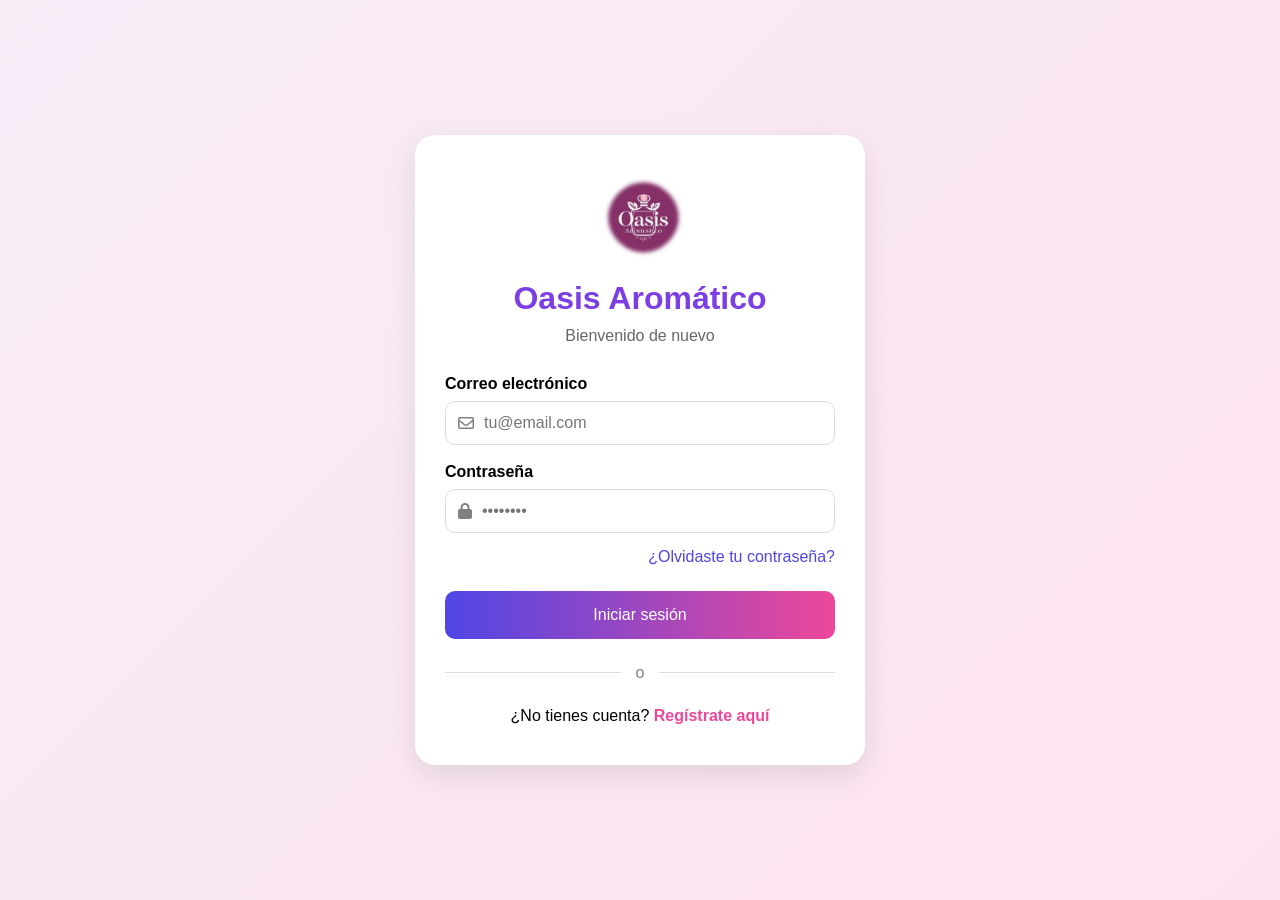
<file: index.html>
<!DOCTYPE html>
<html lang="es">

<head>

    <meta charset="UTF-8">

    <meta name="viewport" content="width=device-width, initial-scale=1.0">

    <title>Oasis Aromático</title>

    <link rel="stylesheet" href="css/estilos.css">

    <link rel="stylesheet"
        href="https://cdnjs.cloudflare.com/ajax/libs/font-awesome/6.5.1/css/all.min.css">

</head>

<body>

    <div class="contenedor">

        <!-- INICIO DE SESIÓN -->

        <div class="tarjeta" id="login">

            <img src="img/logo.png" alt="Logo" class="logo">

            <h1>Oasis Aromático</h1>

            <p class="subtitulo">
                Bienvenido de nuevo
            </p>

            <div class="error oculto" id="mensajeError">

                <i class="fa-solid fa-circle-xmark"></i>

                <div>

                    <h3>Credenciales incorrectas</h3>

                    <p>
                        El correo o la contraseña son incorrectos.
                    </p>

                </div>

            </div>

            <form>

                <label>Correo electrónico</label>

                <div class="input-box">

                    <i class="fa-regular fa-envelope"></i>

                    <input
                        type="email"
                        id="correo"
                        required
                        placeholder="tu@email.com">

                </div>

                <label>Contraseña</label>

                <div class="input-box">

                    <i class="fa-solid fa-lock"></i>

                    <input
                        type="password"
                        id="password"
                        required
                        placeholder="••••••••">

                </div>

                <a href="#" class="olvido">

                    ¿Olvidaste tu contraseña?

                </a>

                <button
                    type="button"
                    onclick="iniciarSesion()">

                    Iniciar sesión

                </button>

            </form>

            <div class="linea">

                <span>o</span>

            </div>

            <p class="registro">

                ¿No tienes cuenta?

                <a href="#"
                    onclick="mostrarRegistro()">

                    Regístrate aquí

                </a>

            </p>

        </div>

        <!-- REGISTRO -->

        <div class="tarjeta oculto" id="registro">

            <div class="cabecera">

                <h2>Registro de Usuario</h2>

                <p>
                    Complete el formulario
                </p>

            </div>

            <div class="error oculto" id="mensajeRegistro">

                <i class="fa-solid fa-circle-exclamation"></i>

                <div>

                    <h3>Debe registrarse primero</h3>

                    <p>
                        Complete todos los campos para crear su cuenta.
                    </p>

                </div>

            </div>

            <form>

                <label>Nombres</label>

                <input
                    type="text"
                    id="nombre"
                    placeholder="Ingrese sus nombres"
                    required>

                <label>Apellidos</label>

                <input
                    type="text"
                    id="apellido"
                    placeholder="Ingrese sus apellidos"
                    required>

                <label>Correo electrónico</label>

                <input
                    type="email"
                    id="correoRegistro"
                    placeholder="Ingrese su correo"
                    required>

                <label>Contraseña</label>

                <div class="input-box">

                    <i class="fa-solid fa-lock"></i>

                    <input
                        type="password"
                        id="registroPassword"
                        required
                        placeholder="Cree una contraseña">

                </div>

                <label>Confirmar contraseña</label>

                <div class="input-box">

                    <i class="fa-solid fa-lock"></i>

                    <input
                        type="password"
                        id="confirmarPassword"
                        required
                        placeholder="Confirme su contraseña">

                </div>

                <button
                    type="button"
                    onclick="registrarUsuario()">

                    Registrarse

                </button>

            </form>

            <p class="registro">

                ¿Ya tienes cuenta?

                <a href="#"
                    onclick="mostrarLogin()">

                    Iniciar sesión

                </a>

            </p>

        </div>

    </div>

    <script type="module" src="js/login.js"></script>

</body>

</html>
</file>
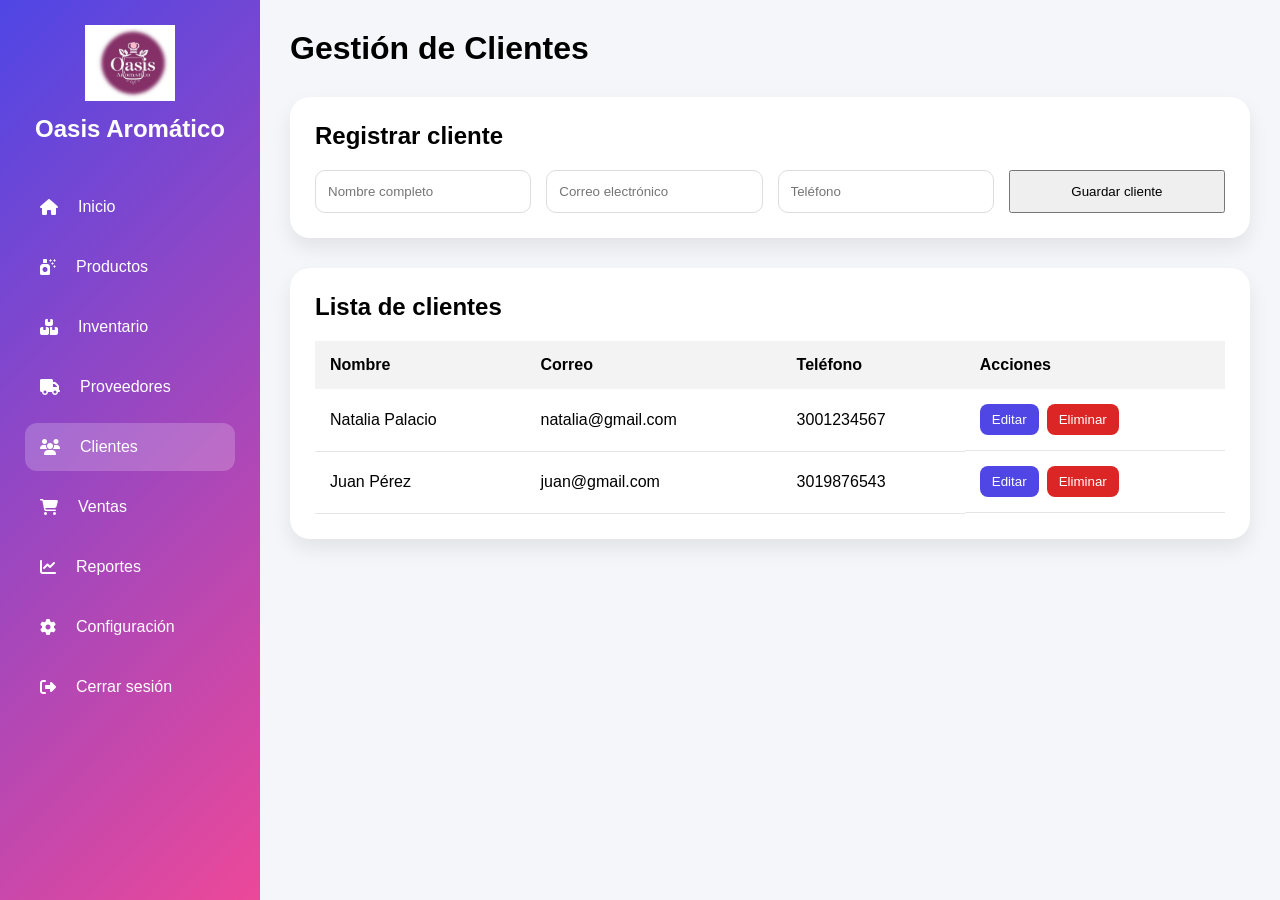
<file: pages/clientes.html>
<!DOCTYPE html>
<html lang="es">

<head>

    <meta charset="UTF-8">

    <meta name="viewport" content="width=device-width, initial-scale=1.0">

    <title>Clientes - Oasis Aromático</title>

    <link rel="stylesheet" href="../css/dashboard.css">

    <link rel="stylesheet"
        href="https://cdnjs.cloudflare.com/ajax/libs/font-awesome/6.5.1/css/all.min.css">

</head>

<body>

    <aside class="sidebar">

        <div class="brand">

            <img src="../img/logo.png">

            <h2>Oasis Aromático</h2>

        </div>

        <nav>

            <a href="dashboard.html">
                <i class="fa-solid fa-house"></i>
                Inicio
            </a>

            <a href="productos.html">
                <i class="fa-solid fa-spray-can-sparkles"></i>
                Productos
            </a>

            <a href="inventario.html">
                <i class="fa-solid fa-boxes-stacked"></i>
                Inventario
            </a>

            <a href="proveedores.html">

    <i class="fa-solid fa-truck"></i>

    Proveedores

</a>

            <a class="active" href="clientes.html">
                <i class="fa-solid fa-users"></i>
                Clientes
            </a>

            <a href="ventas.html">
                <i class="fa-solid fa-cart-shopping"></i>
                Ventas
            </a>

            <a href="reportes.html">
                <i class="fa-solid fa-chart-line"></i>
                Reportes
            </a>

            <a href="configuracion.html">
                <i class="fa-solid fa-gear"></i>
                Configuración
            </a>

            <a href="../index.html">

    <i class="fa-solid fa-right-from-bracket"></i>

    Cerrar sesión

</a>

        </nav>

    </aside>

    <main class="contenido">

        <header>

            <button class="menu-btn">

                <i class="fa-solid fa-bars"></i>

            </button>

            <h1>Gestión de Clientes</h1>

        </header>

        <section class="tabla">

            <h2>Registrar cliente</h2>

            <form id="formClientes" class="formulario">

                <input type="text" placeholder="Nombre completo">

                <input type="email" placeholder="Correo electrónico">

                <input type="tel" placeholder="Teléfono">

                <button type="submit">

                    Guardar cliente

                </button>

            </form>

        </section>

        <section class="tabla">

            <h2>Lista de clientes</h2>

            <table>

                <thead>

                    <tr>

                        <th>Nombre</th>
                        <th>Correo</th>
                        <th>Teléfono</th>

                    </tr>

                </thead>

                <tbody id="tablaClientes">

                    <tr>

                        <td>Natalia Palacio</td>
                        <td>natalia@gmail.com</td>
                        <td>3001234567</td>

                    </tr>

                    <tr>

                        <td>Juan Pérez</td>
                        <td>juan@gmail.com</td>
                        <td>3019876543</td>

                    </tr>

                </tbody>

            </table>

        </section>

    </main>

    <script src="../js/dashboard.js"></script>

</body>

</html>
</file>
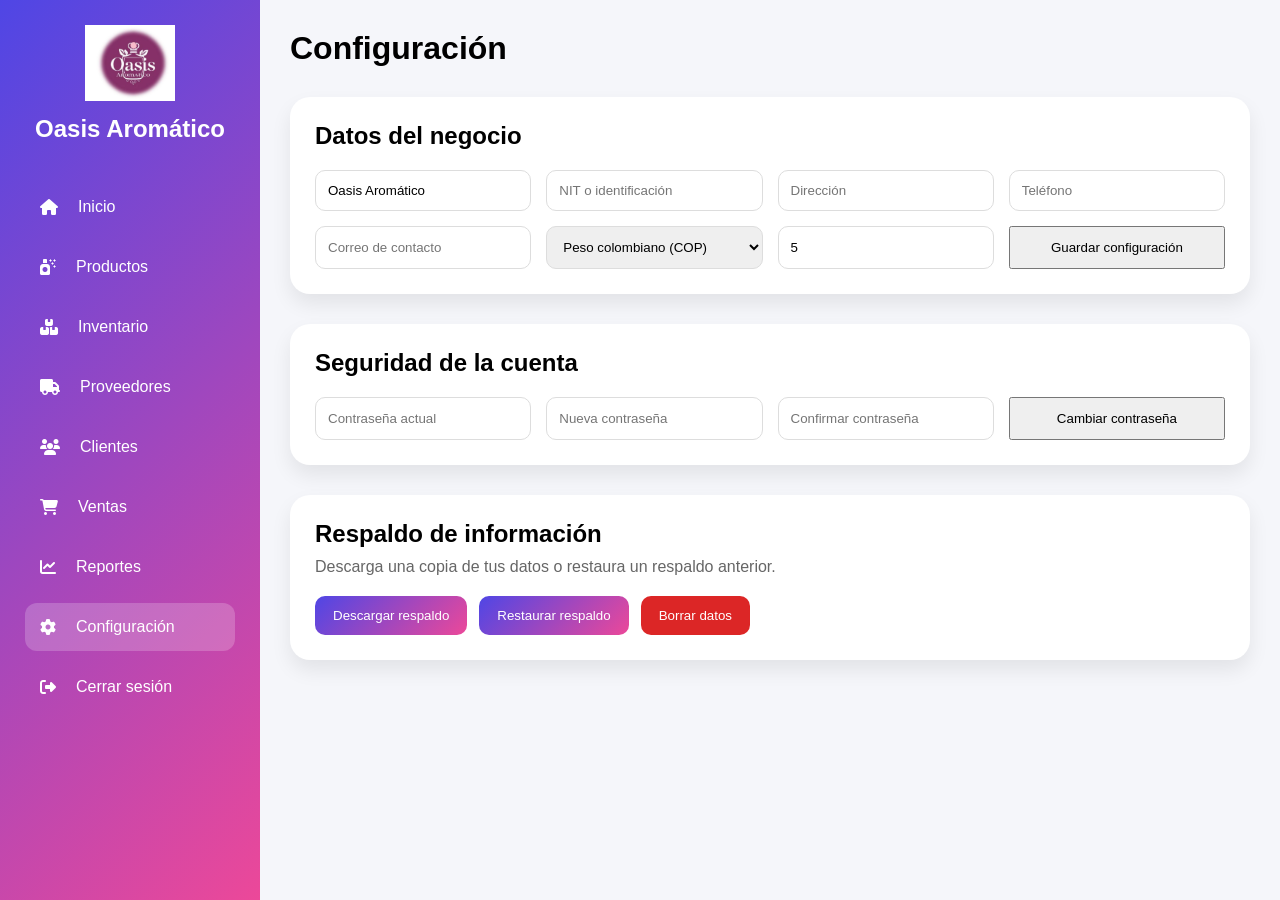
<file: pages/configuracion.html>
<!DOCTYPE html>
<html lang="es">

<head>

    <meta charset="UTF-8">

    <meta name="viewport" content="width=device-width, initial-scale=1.0">

    <title>Configuración - Oasis Aromático</title>

    <link rel="stylesheet" href="../css/dashboard.css">

    <link rel="stylesheet"
        href="https://cdnjs.cloudflare.com/ajax/libs/font-awesome/6.5.1/css/all.min.css">

</head>

<body>

    <aside class="sidebar">

        <div class="brand">

            <img src="../img/logo.png" alt="Logo">

            <h2>Oasis Aromático</h2>

        </div>

        <nav>

            <a href="dashboard.html">
                <i class="fa-solid fa-house"></i>
                Inicio
            </a>

            <a href="productos.html">
                <i class="fa-solid fa-spray-can-sparkles"></i>
                Productos
            </a>

            <a href="inventario.html">
                <i class="fa-solid fa-boxes-stacked"></i>
                Inventario
            </a>

            <a href="proveedores.html">

    <i class="fa-solid fa-truck"></i>

    Proveedores

</a>

            <a href="clientes.html">
                <i class="fa-solid fa-users"></i>
                Clientes
            </a>

            <a href="ventas.html">
                <i class="fa-solid fa-cart-shopping"></i>
                Ventas
            </a>

            <a href="reportes.html">
                <i class="fa-solid fa-chart-line"></i>
                Reportes
            </a>

            <a class="active" href="configuracion.html">
                <i class="fa-solid fa-gear"></i>
                Configuración
            </a>

            <a href="../index.html">

    <i class="fa-solid fa-right-from-bracket"></i>

    Cerrar sesión

</a>

        </nav>

    </aside>

    <main class="contenido">

        <header>

            <button class="menu-btn">

                <i class="fa-solid fa-bars"></i>

            </button>

            <h1>Configuración</h1>

        </header>

        <section class="tabla">

            <h2>Datos del negocio</h2>

            <form id="formConfiguracion" class="formulario">

                <input
                    type="text"
                    id="configNombre"
                    placeholder="Nombre del negocio">

                <input
                    type="text"
                    id="configNit"
                    placeholder="NIT o identificación">

                <input
                    type="text"
                    id="configDireccion"
                    placeholder="Dirección">

                <input
                    type="tel"
                    id="configTelefono"
                    placeholder="Teléfono">

                <input
                    type="email"
                    id="configCorreo"
                    placeholder="Correo de contacto">

                <select id="configMoneda">

                    <option value="COP">Peso colombiano (COP)</option>
                    <option value="USD">Dólar estadounidense (USD)</option>
                    <option value="EUR">Euro (EUR)</option>

                </select>

                <input
                    type="number"
                    id="configStockMinimo"
                    min="0"
                    placeholder="Límite de stock bajo">

                <button type="submit">

                    Guardar configuración

                </button>

            </form>

        </section>

        <section class="tabla">

            <h2>Seguridad de la cuenta</h2>

            <form id="formSeguridad" class="formulario">

                <input type="password" id="passwordActual" placeholder="Contraseña actual">

                <input type="password" id="passwordNueva" placeholder="Nueva contraseña">

                <input type="password" id="passwordConfirmar" placeholder="Confirmar contraseña">

                <button type="submit">Cambiar contraseña</button>

            </form>

        </section>

        <section class="tabla">

            <h2>Respaldo de información</h2>

            <p class="descripcion-configuracion">
                Descarga una copia de tus datos o restaura un respaldo anterior.
            </p>

            <div class="acciones-configuracion">

                <button type="button" id="btnExportarDatos">Descargar respaldo</button>

                <button type="button" id="btnImportarDatos">Restaurar respaldo</button>

                <button type="button" id="btnBorrarDatos" class="boton-peligro">Borrar datos</button>

                <input type="file" id="archivoRespaldo" accept="application/json" hidden>

            </div>

        </section>

    </main>

    <script src="../js/dashboard.js"></script>

</body>

</html>
</file>
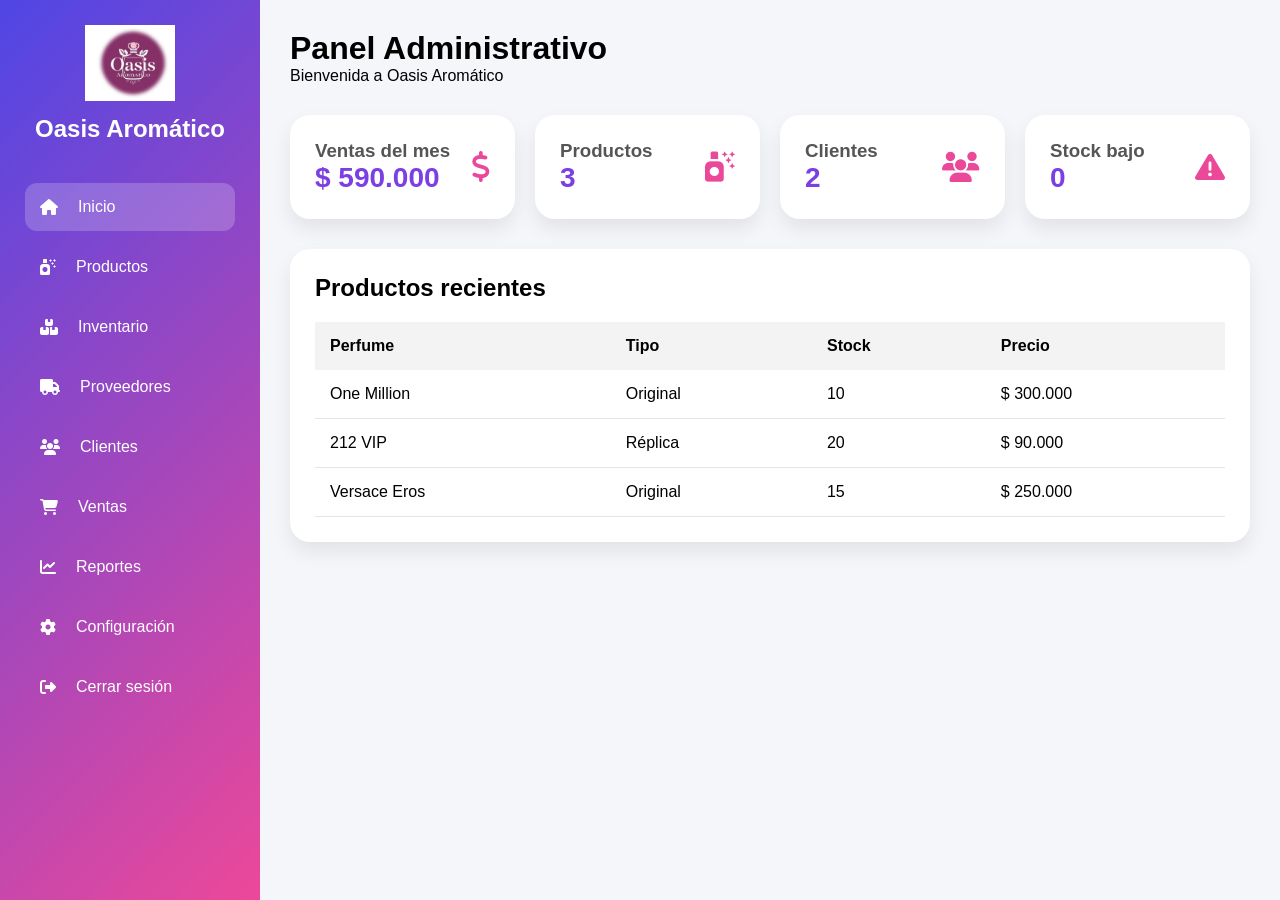
<file: pages/dashboard.html>
<!DOCTYPE html>
<html lang="es">

<head>

    <meta charset="UTF-8">

    <meta name="viewport" content="width=device-width, initial-scale=1.0">

    <title>Panel Administrativo - Oasis Aromático</title>

    <link rel="stylesheet" href="../css/dashboard.css">

    <link rel="stylesheet"
        href="https://cdnjs.cloudflare.com/ajax/libs/font-awesome/6.5.1/css/all.min.css">

</head>

<body>

    <aside class="sidebar">

        <div class="brand">

            <img src="../img/logo.png" alt="Logo">

            <h2>Oasis Aromático</h2>

        </div>
         <!-- Opciones del menú -->

        <nav>

    <a class="active" href="dashboard.html">

        <i class="fa-solid fa-house"></i>

        Inicio

    </a>

    <a href="productos.html">

        <i class="fa-solid fa-spray-can-sparkles"></i>

        Productos

    </a>

    <a href="inventario.html">

        <i class="fa-solid fa-boxes-stacked"></i>

        Inventario

    </a>

    <a href="proveedores.html">

    <i class="fa-solid fa-truck"></i>

    Proveedores

</a>

    <a href="clientes.html">

        <i class="fa-solid fa-users"></i>

        Clientes

    </a>

    <a href="ventas.html">

        <i class="fa-solid fa-cart-shopping"></i>

        Ventas

    </a>

    <a href="reportes.html">

        <i class="fa-solid fa-chart-line"></i>

        Reportes

    </a>

    <a href="configuracion.html">

        <i class="fa-solid fa-gear"></i>

        Configuración

    </a>

    <a href="../index.html">

    <i class="fa-solid fa-right-from-bracket"></i>

    Cerrar sesión

</a>

        </nav>

    </aside>

     <!-- Contenido principal -->
    <main class="contenido">

        <header>

            <button class="menu-btn">

                <i class="fa-solid fa-bars"></i>

            </button>

            <div>

                <h1>Panel Administrativo</h1>

                <p>Bienvenida a Oasis Aromático</p>

            </div>

        </header>

        <section class="cards">

            <div class="card">

                <div>

                    <h3>Ventas del mes</h3>

                    <span id="totalVentasDashboard">$0</span>

                </div>

                <i class="fa-solid fa-dollar-sign"></i>

            </div>

            <div class="card">

                <div>

                    <h3>Productos</h3>

                    <span id="totalProductosDashboard">0</span>

                </div>

                <i class="fa-solid fa-spray-can-sparkles"></i>

            </div>

            <div class="card">

                <div>

                    <h3>Clientes</h3>

                    <span id="totalClientesDashboard">0</span>

                </div>

                <i class="fa-solid fa-users"></i>

            </div>

            <div class="card">

                <div>

                    <h3>Stock bajo</h3>

                    <span id="stockBajoDashboard">0</span>

                </div>

                <i class="fa-solid fa-triangle-exclamation"></i>

            </div>

        </section>

        <section class="tabla">

            <h2>Productos recientes</h2>

            <table>

                <thead>

                    <tr>

                        <th>Perfume</th>
                        <th>Tipo</th>
                        <th>Stock</th>
                        <th>Precio</th>

                    </tr>

                </thead>

                <tbody id="productosDashboard">

                    <tr>

                        <td>Versace Eros</td>
                        <td>Original</td>
                        <td>15</td>
                        <td>$250.000</td>

                    </tr>

                    <tr>

                        <td>212 VIP</td>
                        <td>Réplica</td>
                        <td>20</td>
                        <td>$90.000</td>

                    </tr>

                    <tr>

                        <td>One Million</td>
                        <td>Original</td>
                        <td>10</td>
                        <td>$300.000</td>

                    </tr>

                </tbody>

            </table>

        </section>

    </main>

    <script src="../js/dashboard.js"></script>

</body>

</html>
</file>
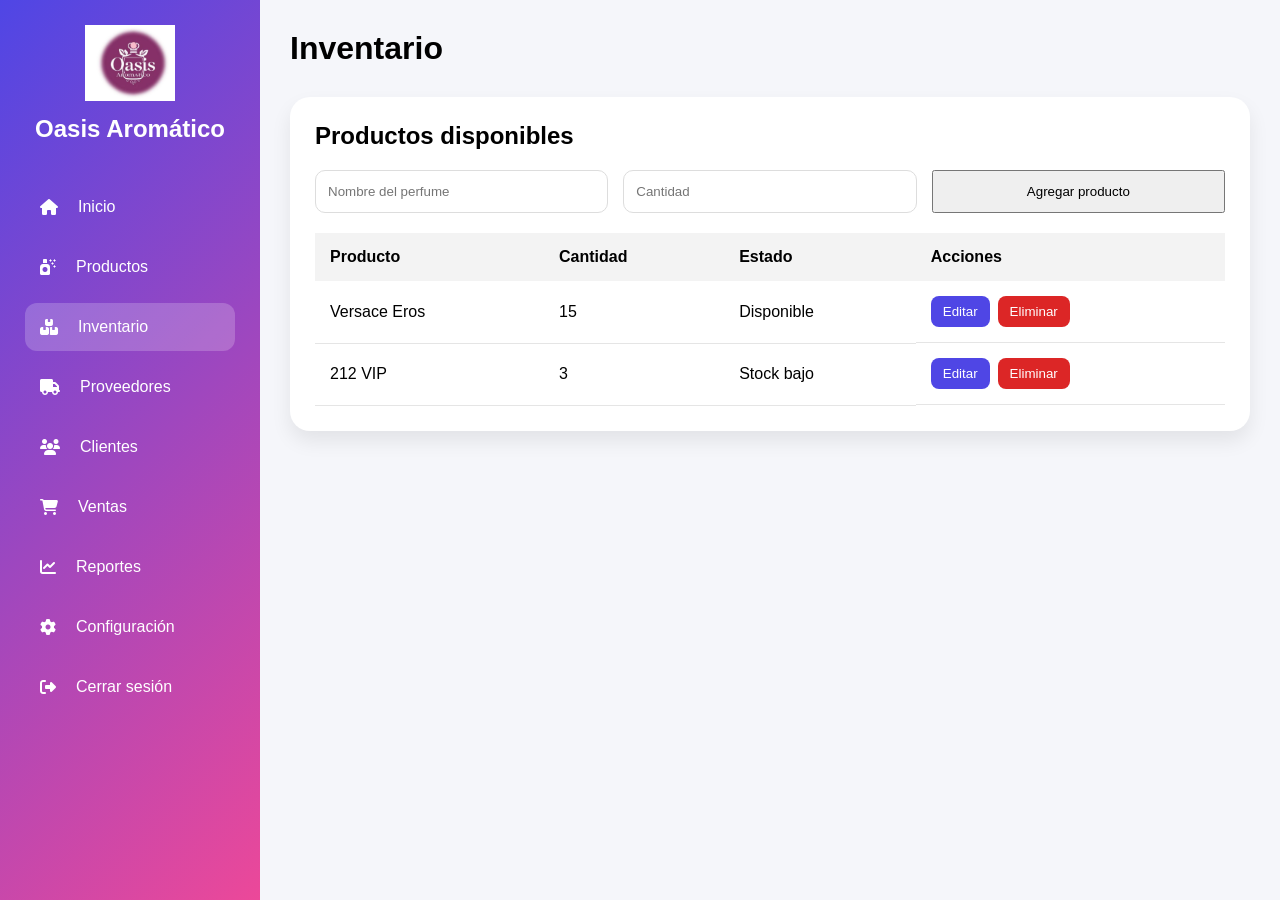
<file: pages/inventario.html>
<!DOCTYPE html>
<html lang="es">

<head>

    <meta charset="UTF-8">

    <meta name="viewport" content="width=device-width, initial-scale=1.0">

    <title>Inventario</title>

    <link rel="stylesheet" href="../css/dashboard.css">

    <link rel="stylesheet"
        href="https://cdnjs.cloudflare.com/ajax/libs/font-awesome/6.5.1/css/all.min.css">

</head>

<body>

    <aside class="sidebar">

        <div class="brand">

            <img src="../img/logo.png">

            <h2>Oasis Aromático</h2>

        </div>

        <nav>

           <a href="dashboard.html">

    <i class="fa-solid fa-house"></i>

    Inicio

</a>

<a href="productos.html">

    <i class="fa-solid fa-spray-can-sparkles"></i>

    Productos

</a>

<a class="active" href="inventario.html">

    <i class="fa-solid fa-boxes-stacked"></i>

    Inventario

</a>

<a href="proveedores.html">

    <i class="fa-solid fa-truck"></i>

    Proveedores

</a>

<a href="clientes.html">

    <i class="fa-solid fa-users"></i>

    Clientes

</a>

<a href="ventas.html">

    <i class="fa-solid fa-cart-shopping"></i>

    Ventas

</a>

<a href="reportes.html">

    <i class="fa-solid fa-chart-line"></i>

    Reportes

</a>

<a href="configuracion.html">

    <i class="fa-solid fa-gear"></i>

    Configuración

</a>

<a href="../index.html">

    <i class="fa-solid fa-right-from-bracket"></i>

    Cerrar sesión

</a>

        </nav>

    </aside>

    <main class="contenido">

        <header>

            <button class="menu-btn">

                <i class="fa-solid fa-bars"></i>

            </button>

            <h1>Inventario</h1>

        </header>

        <section class="tabla">

            <h2>Productos disponibles</h2>

<form id="formInventario" class="formulario">

    <input
        type="text"
        id="nombre"
        placeholder="Nombre del perfume"
        required>

    <input
        type="number"
        id="cantidad"
        placeholder="Cantidad"
        required>

    <button type="submit">

        Agregar producto

    </button>

</form>
            <table>

                <thead>

                    <tr>

                        <th>Producto</th>

                        <th>Cantidad</th>

                        <th>Estado</th>

                    </tr>

                </thead>

                <tbody id="tablaInventario">

                    <tr>

                        <td>Versace Eros</td>

                        <td>15</td>

                        <td>Disponible</td>

                    </tr>

                    <tr>

                        <td>212 VIP</td>

                        <td>3</td>

                        <td>Stock bajo</td>

                    </tr>

                </tbody>

            </table>

        </section>

    </main>

    <script src="../js/dashboard.js"></script>

</body>

</html>
</file>
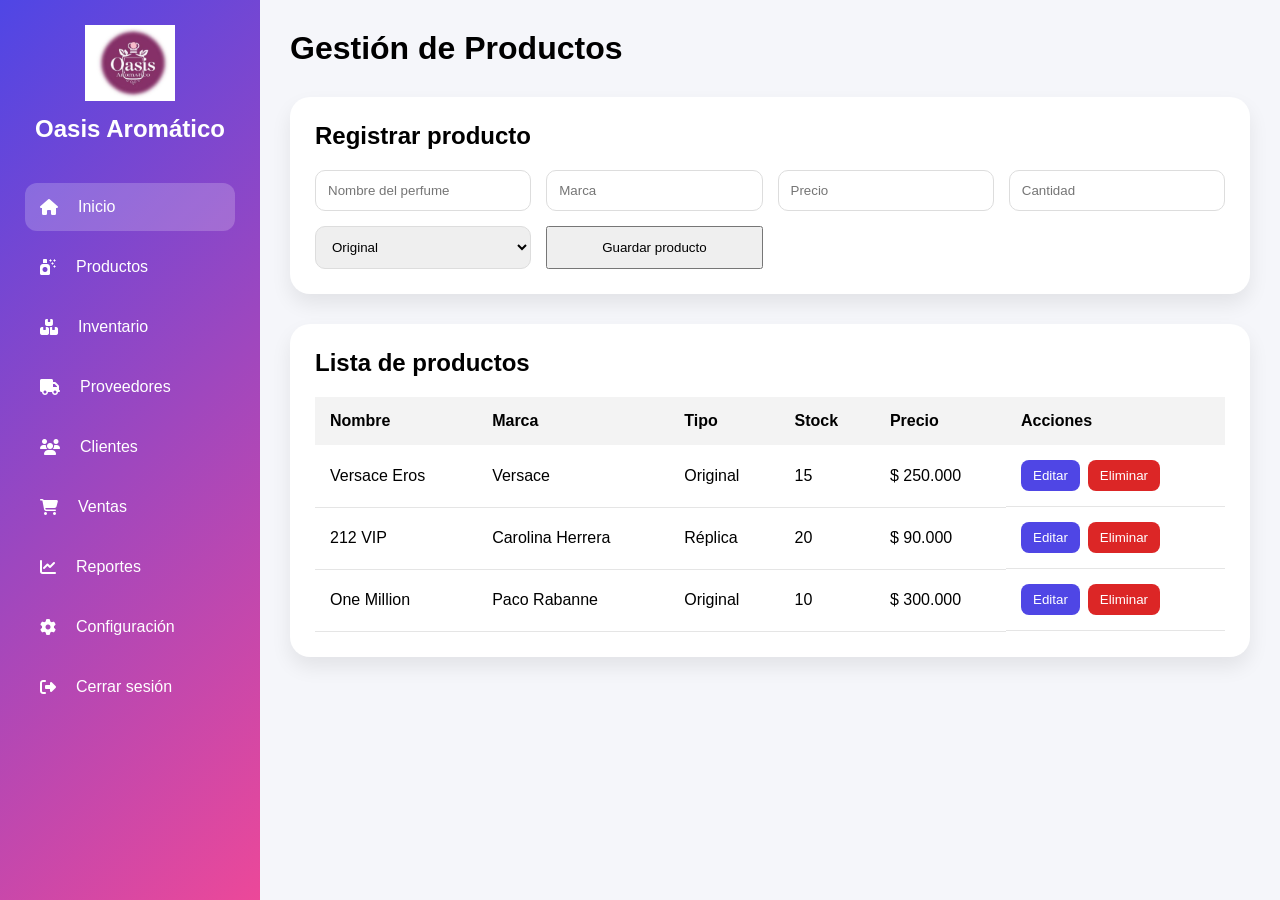
<file: pages/productos.html>
<!DOCTYPE html>
<html lang="es">

<head>

    <meta charset="UTF-8">

    <meta name="viewport" content="width=device-width, initial-scale=1.0">

    <title>Productos - Oasis Aromático</title>

    <link rel="stylesheet" href="../css/dashboard.css">

    <link rel="stylesheet"
        href="https://cdnjs.cloudflare.com/ajax/libs/font-awesome/6.5.1/css/all.min.css">

</head>

<body>

    <aside class="sidebar">

        <div class="brand">

            <img src="../img/logo.png" alt="Logo">

            <h2>Oasis Aromático</h2>

        </div>

        <nav>

            <a class="active" href="productos.html">

                <i class="fa-solid fa-house"></i>

                Inicio

            </a>

            <a href="dashboard.html">

                <i class="fa-solid fa-spray-can-sparkles"></i>

                Productos

            </a>

            <a href="inventario.html">

                <i class="fa-solid fa-boxes-stacked"></i>

                Inventario

            </a>

            <a href="proveedores.html">

    <i class="fa-solid fa-truck"></i>

    Proveedores

</a>

            <a href="clientes.html">

                <i class="fa-solid fa-users"></i>

                Clientes

            </a>

            <a href="ventas.html">

                <i class="fa-solid fa-cart-shopping"></i>

                Ventas

            </a>
            
            <a href="reportes.html">

    <i class="fa-solid fa-chart-line"></i>

    Reportes

</a>

<a href="configuracion.html">

    <i class="fa-solid fa-gear"></i>

    Configuración

</a>

<a href="../index.html">

    <i class="fa-solid fa-right-from-bracket"></i>

    Cerrar sesión

</a>
        </nav>

    </aside>

    <main class="contenido">

        <header>

            <button class="menu-btn">

                <i class="fa-solid fa-bars"></i>

            </button>

            <h1>Gestión de Productos</h1>

        </header>

        <section class="tabla">

            <h2>Registrar producto</h2>

            <form id="formProductos" class="formulario">

                <input type="text"
                    placeholder="Nombre del perfume">

                <input type="text"
                    placeholder="Marca">

                <input type="number"
                    placeholder="Precio">

                <input type="number"
                    placeholder="Cantidad">

                <select>

                    <option>Original</option>

                    <option>Réplica</option>

                </select>

                <button type="submit">

                    Guardar producto

                </button>

            </form>

        </section>

        <section class="tabla">

            <h2>Lista de productos</h2>

            <table>

                <thead>

                    <tr>

                        <th>Nombre</th>

                        <th>Marca</th>

                        <th>Tipo</th>

                        <th>Stock</th>

                        <th>Precio</th>

                    </tr>

                </thead>

                <tbody id="tablaProductos">

                    <tr>

                        <td>Versace Eros</td>

                        <td>Versace</td>

                        <td>Original</td>

                        <td>15</td>

                        <td>$250.000</td>

                    </tr>

                    <tr>

                        <td>212 VIP</td>

                        <td>Carolina Herrera</td>

                        <td>Réplica</td>

                        <td>20</td>

                        <td>$90.000</td>

                    </tr>

                </tbody>

            </table>

        </section>

    </main>

    <script src="../js/dashboard.js"></script>

</body>

</html>
</file>
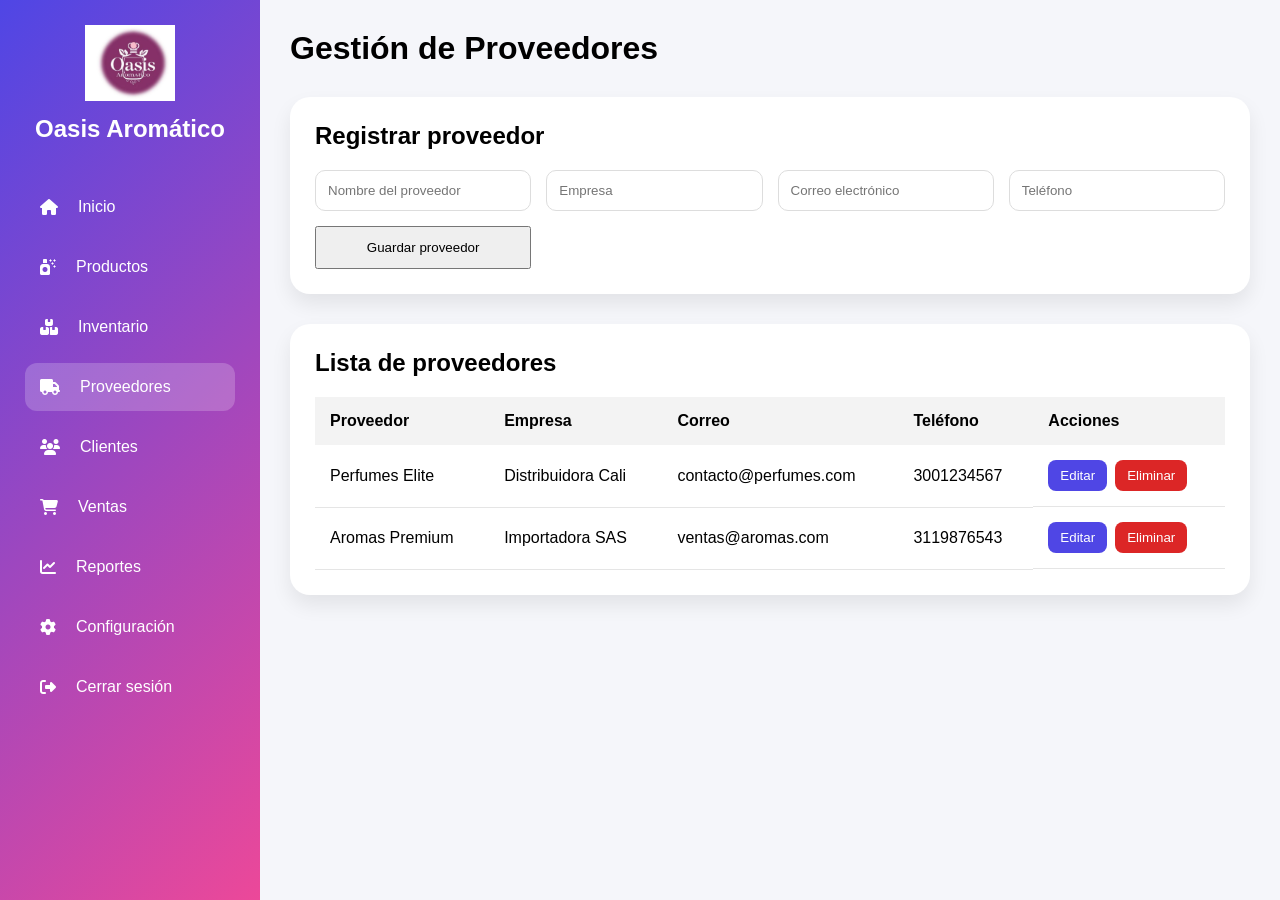
<file: pages/proveedores.html>
<!DOCTYPE html>
<html lang="es">

<head>

    <meta charset="UTF-8">

    <meta name="viewport" content="width=device-width, initial-scale=1.0">

    <title>Proveedores - Oasis Aromático</title>

    <link rel="stylesheet" href="../css/dashboard.css">

    <link rel="stylesheet"
        href="https://cdnjs.cloudflare.com/ajax/libs/font-awesome/6.5.1/css/all.min.css">

</head>

<body>

    <aside class="sidebar">

        <div class="brand">

            <img src="../img/logo.png" alt="Logo">

            <h2>Oasis Aromático</h2>

        </div>

        <nav>

            <a href="dashboard.html">

                <i class="fa-solid fa-house"></i>

                Inicio

            </a>

            <a href="productos.html">

                <i class="fa-solid fa-spray-can-sparkles"></i>

                Productos

            </a>

            <a href="inventario.html">

                <i class="fa-solid fa-boxes-stacked"></i>

                Inventario

            </a>

            <a class="active" href="proveedores.html">

                <i class="fa-solid fa-truck"></i>

                Proveedores

            </a>

            <a href="clientes.html">

                <i class="fa-solid fa-users"></i>

                Clientes

            </a>

            <a href="ventas.html">

                <i class="fa-solid fa-cart-shopping"></i>

                Ventas

            </a>

            <a href="reportes.html">

                <i class="fa-solid fa-chart-line"></i>

                Reportes

            </a>

            <a href="configuracion.html">

                <i class="fa-solid fa-gear"></i>

                Configuración

            </a>

            <a href="../index.html">

                <i class="fa-solid fa-right-from-bracket"></i>

                Cerrar sesión

            </a>

        </nav>

    </aside>

    <main class="contenido">

        <header>

            <button class="menu-btn">

                <i class="fa-solid fa-bars"></i>

            </button>

            <h1>Gestión de Proveedores</h1>

        </header>

        <section class="tabla">

            <h2>Registrar proveedor</h2>

            <form id="formProveedores" class="formulario">

                <input type="text" placeholder="Nombre del proveedor">

                <input type="text" placeholder="Empresa">

                <input type="email" placeholder="Correo electrónico">

                <input type="tel" placeholder="Teléfono">

                <button type="submit">

                    Guardar proveedor

                </button>

            </form>

        </section>

        <section class="tabla">

            <h2>Lista de proveedores</h2>

            <table>

                <thead>

                    <tr>

                        <th>Proveedor</th>
                        <th>Empresa</th>
                        <th>Correo</th>
                        <th>Teléfono</th>

                    </tr>

                </thead>

                <tbody id="tablaProveedores">

                    <tr>

                        <td>Perfumes Elite</td>
                        <td>Distribuidora Cali</td>
                        <td>contacto@perfumes.com</td>
                        <td>3001234567</td>

                    </tr>

                    <tr>

                        <td>Aromas Premium</td>
                        <td>Importadora SAS</td>
                        <td>ventas@aromas.com</td>
                        <td>3119876543</td>

                    </tr>

                </tbody>

            </table>

        </section>

    </main>

    <script src="../js/dashboard.js"></script>

</body>

</html>
</file>
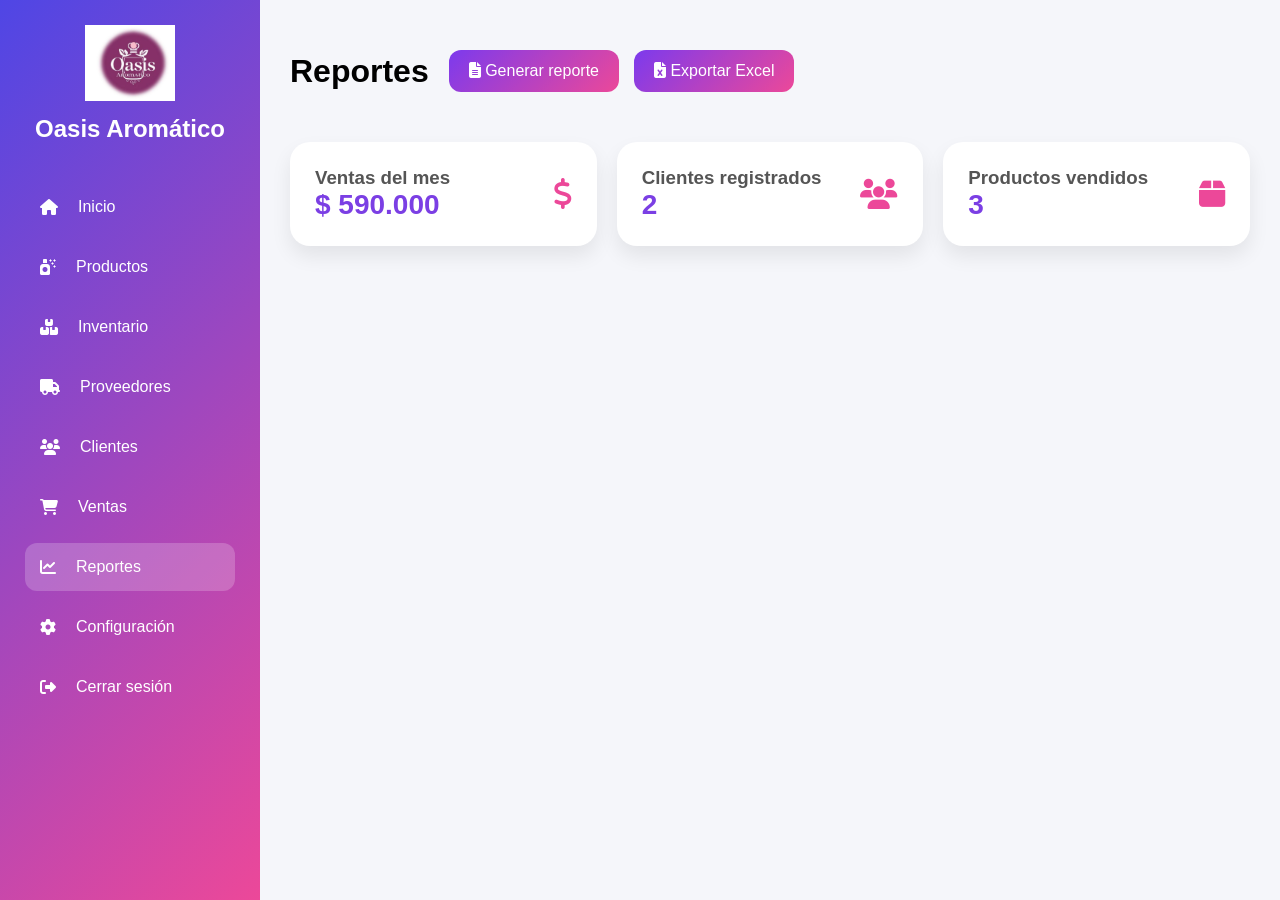
<file: pages/reportes.html>
<!DOCTYPE html>
<html lang="es">

<head>

    <meta charset="UTF-8">

    <meta name="viewport" content="width=device-width, initial-scale=1.0">

    <title>Reportes - Oasis Aromático</title>

    <link rel="stylesheet" href="../css/dashboard.css">

    <link rel="stylesheet"
        href="https://cdnjs.cloudflare.com/ajax/libs/font-awesome/6.5.1/css/all.min.css">

</head>

<body>

    <aside class="sidebar">

        <div class="brand">

            <img src="../img/logo.png" alt="Logo">

            <h2>Oasis Aromático</h2>

        </div>

        <nav>

            <a href="dashboard.html">
                <i class="fa-solid fa-house"></i>
                Inicio
            </a>

            <a href="productos.html">
                <i class="fa-solid fa-spray-can-sparkles"></i>
                Productos
            </a>

            <a href="inventario.html">
                <i class="fa-solid fa-boxes-stacked"></i>
                Inventario
            </a>

            <a href="proveedores.html">

    <i class="fa-solid fa-truck"></i>

    Proveedores

</a>

            <a href="clientes.html">
                <i class="fa-solid fa-users"></i>
                Clientes
            </a>

            <a href="ventas.html">
                <i class="fa-solid fa-cart-shopping"></i>
                Ventas
            </a>

            <a class="active" href="reportes.html">
                <i class="fa-solid fa-chart-line"></i>
                Reportes
            </a>

            <a href="configuracion.html">
                <i class="fa-solid fa-gear"></i>
                Configuración
            </a>

            <a href="../index.html">

    <i class="fa-solid fa-right-from-bracket"></i>

    Cerrar sesión

</a>

        </nav>

    </aside>

    <main class="contenido">

        <section class="encabezado-reporte">

            <img src="../img/logo.png" alt="Logo de Oasis Aromático">

            <div>

                <h1>Reporte general</h1>

                <p id="nombreNegocioReporte">Oasis Aromático</p>

                <p id="datosNegocioReporte"></p>

                <p id="fechaReporte"></p>

            </div>

        </section>

        <header>

            <button class="menu-btn">

                <i class="fa-solid fa-bars"></i>

            </button>

            <h1>Reportes</h1>
<!-- Botones del módulo de reportes -->
<div class="acciones-reportes">

    <button id="btnReporte">

        <i class="fa-solid fa-file-lines"></i>

        Generar reporte

    </button>

    <button id="btnExcel">

        <i class="fa-solid fa-file-excel"></i>

        Exportar Excel

    </button>

</div>
        </header>

        <section class="cards">

            <div class="card">

                <div>

                    <h3>Ventas del mes</h3>

                    <span id="ventasReporte">$0</span>

                </div>

                <i class="fa-solid fa-dollar-sign"></i>

            </div>

            <div class="card">

                <div>

                    <h3>Clientes registrados</h3>

                    <span id="clientesReporte">0</span>

                </div>

                <i class="fa-solid fa-users"></i>

            </div>

            <div class="card">

                <div>

                    <h3>Productos vendidos</h3>

                    <span id="productosVendidosReporte">0</span>

                </div>

                <i class="fa-solid fa-box"></i>

            </div>

        </section>

        <section class="detalle-reporte">

            <h2>Detalle de ventas</h2>

            <table>

                <thead>

                    <tr>
                        <th>Producto</th>
                        <th>Cantidad</th>
                        <th>Precio</th>
                        <th>Total</th>
                    </tr>

                </thead>

                <tbody id="ventasDetalleReporte"></tbody>

            </table>

            <h2>Estado del inventario</h2>

            <table>

                <thead>

                    <tr>
                        <th>Producto</th>
                        <th>Cantidad</th>
                        <th>Estado</th>
                    </tr>

                </thead>

                <tbody id="inventarioDetalleReporte"></tbody>

            </table>

            <p class="pie-reporte">Documento generado por el sistema administrativo Oasis Aromático.</p>

        </section>

    </main>

    <script src="../js/dashboard.js"></script>

</body>

</html>
</file>
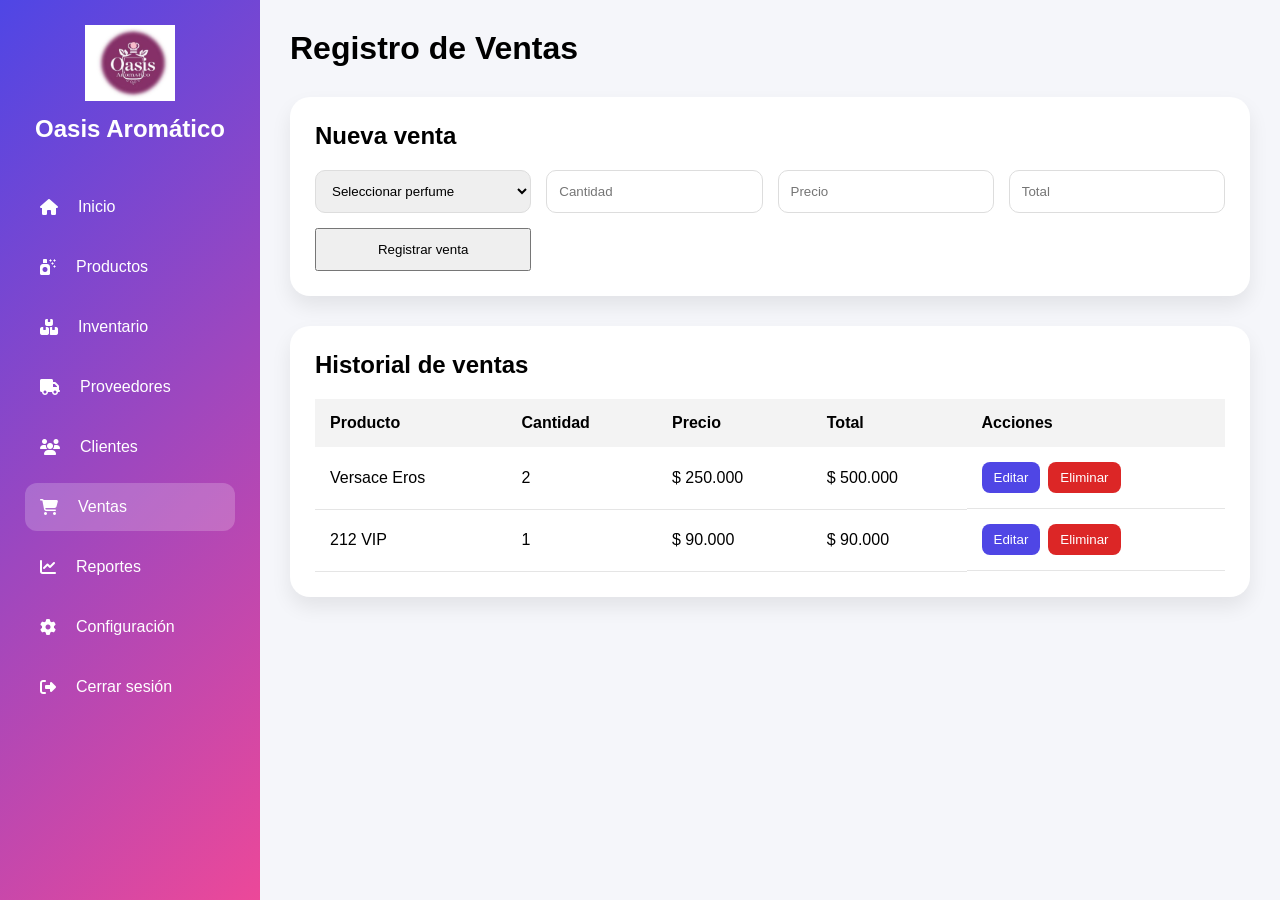
<file: pages/ventas.html>
<!DOCTYPE html>
<html lang="es">

<head>

    <meta charset="UTF-8">

    <meta name="viewport" content="width=device-width, initial-scale=1.0">

    <title>Ventas - Oasis Aromático</title>

    <link rel="stylesheet" href="../css/dashboard.css">

    <link rel="stylesheet"
        href="https://cdnjs.cloudflare.com/ajax/libs/font-awesome/6.5.1/css/all.min.css">

</head>

<body>

    <aside class="sidebar">

        <div class="brand">

            <img src="../img/logo.png">

            <h2>Oasis Aromático</h2>

        </div>

        <nav>

            <a href="dashboard.html">
                <i class="fa-solid fa-house"></i>
                Inicio
            </a>

            <a href="productos.html">
                <i class="fa-solid fa-spray-can-sparkles"></i>
                Productos
            </a>

            <a href="inventario.html">
                <i class="fa-solid fa-boxes-stacked"></i>
                Inventario
            </a>

            <a href="proveedores.html">

    <i class="fa-solid fa-truck"></i>

    Proveedores

</a>

            <a href="clientes.html">
                <i class="fa-solid fa-users"></i>
                Clientes
            </a>

            <a class="active" href="ventas.html">
                <i class="fa-solid fa-cart-shopping"></i>
                Ventas
            </a>

            <a href="reportes.html">
                <i class="fa-solid fa-chart-line"></i>
                Reportes
            </a>

            <a href="configuracion.html">
                <i class="fa-solid fa-gear"></i>
                Configuración
            </a>

            <a href="../index.html">

    <i class="fa-solid fa-right-from-bracket"></i>

    Cerrar sesión

</a>

        </nav>

    </aside>

    <main class="contenido">

        <header>

            <button class="menu-btn">

                <i class="fa-solid fa-bars"></i>

            </button>

            <h1>Registro de Ventas</h1>

        </header>

        <section class="tabla">

            <h2>Nueva venta</h2>

            <form id="formVentas" class="formulario">

                <select>

                    <option>Seleccionar perfume</option>

                    <option>Versace Eros</option>

                    <option>212 VIP</option>

                    <option>One Million</option>

                </select>

                <input
                    type="number"
                    placeholder="Cantidad">

                <input
                    type="number"
                    placeholder="Precio">

                <input
                    type="text"
                    placeholder="Total"
                    readonly>

                <button type="submit">

                    Registrar venta

                </button>

            </form>

        </section>

        <section class="tabla">

            <h2>Historial de ventas</h2>

            <table>

                <thead>

                    <tr>

                        <th>Producto</th>
                        <th>Cantidad</th>
                        <th>Precio</th>
                        <th>Total</th>

                    </tr>

                </thead>

                <tbody id="tablaVentas">

                    <tr>

                        <td>Versace Eros</td>
                        <td>2</td>
                        <td>$250.000</td>
                        <td>$500.000</td>

                    </tr>

                    <tr>

                        <td>212 VIP</td>
                        <td>1</td>
                        <td>$90.000</td>
                        <td>$90.000</td>

                    </tr>

                </tbody>

            </table>

        </section>

    </main>

    <script src="../js/dashboard.js"></script>

</body>

</html>
</file>
<file: css/estilos.css>
* {
    margin: 0;
    padding: 0;
    box-sizing: border-box;
}

body {
    font-family: Arial, sans-serif;

    background: linear-gradient(
        135deg,
        #f7edf7,
        #fde3ef
    );

    min-height: 100vh;

    display: flex;
    justify-content: center;
    align-items: center;

    padding: 20px;
}

.contenedor {
    width: 100%;
    display: flex;
    justify-content: center;
}

.tarjeta {

    width: 100%;
    max-width: 450px;

    background: white;

    border-radius: 20px;

    padding: 40px 30px;

    box-shadow: 0 10px 30px rgba(0, 0, 0, 0.1);
}

.logo {

    width: 100px;

    display: block;

    margin: 0 auto 20px;
}

h1 {

    text-align: center;

    color: #7b3fe4;

    margin-bottom: 10px;
}

.subtitulo {

    text-align: center;

    color: #666;

    margin-bottom: 30px;
}

label {

    display: block;

    margin-top: 18px;
    margin-bottom: 8px;

    font-weight: bold;
}

.input-box {

    display: flex;

    align-items: center;

    border: 1px solid #ddd;

    border-radius: 10px;

    padding: 12px;
}

.input-box i {

    color: gray;

    margin-right: 10px;
}

input {

    width: 100%;

    border: none;

    outline: none;

    font-size: 16px;
}

.olvido {

    display: block;

    text-align: right;

    margin-top: 15px;

    text-decoration: none;

    color: #4f46e5;
}

button {

    width: 100%;

    margin-top: 25px;

    padding: 15px;

    border: none;

    border-radius: 10px;

    color: white;

    font-size: 16px;

    cursor: pointer;

    background: linear-gradient(
        90deg,
        #4f46e5,
        #ec4899
    );

    transition: 0.3s;
}

button:hover {

    transform: translateY(-2px);

    box-shadow: 0 8px 20px rgba(0, 0, 0, 0.15);
}

.linea {

    display: flex;

    align-items: center;

    margin: 25px 0;
}

.linea::before,
.linea::after {

    content: "";

    flex: 1;

    height: 1px;

    background: #ddd;
}

.linea span {

    margin: 0 15px;

    color: gray;
}

.registro {

    text-align: center;

    margin-top: 20px;
}

.registro a {

    text-decoration: none;

    color: #ec4899;

    font-weight: bold;
}

.cabecera {

    background: linear-gradient(
        90deg,
        #4f46e5,
        #ec4899
    );

    color: white;

    padding: 25px;

    border-radius: 20px 20px 0 0;

    margin: -40px -30px 30px;
}

.cabecera h2 {

    text-align: center;
}

.cabecera p {

    text-align: center;

    margin-top: 8px;
}

.error {

    background: #ffe5ef;

    border: 1px solid #ffb7d1;

    color: #b4235b;

    border-radius: 12px;

    padding: 15px;

    display: flex;

    gap: 10px;

    margin-bottom: 20px;
}

.oculto {

    display: none;
}

/* RESPONSIVE */

@media (max-width: 768px) {

    .tarjeta {

        padding: 30px 20px;
    }

    h1 {

        font-size: 28px;
    }
}

@media (max-width: 480px) {

    body {

        padding: 10px;
    }

    .tarjeta {

        padding: 25px 15px;

        border-radius: 15px;
    }

    .logo {

        width: 80px;
    }

    h1 {

        font-size: 24px;
    }

    button {

        padding: 14px;
    }
}
</file>
<file: css/dashboard.css>
:root {

    --morado: #7b3fe4;
    --rosado: #ec4899;
    --azul: #4f46e5;

    --gradiente:
        linear-gradient(
            135deg,
            #4f46e5,
            #ec4899
        );

    --blanco: #ffffff;
    --gris: #f5f6fa;
}

* {

    margin: 0;
    padding: 0;
    box-sizing: border-box;

    font-family: Arial, sans-serif;
}

body {

    display: flex;

    min-height: 100vh;

    background: var(--gris);
}

/* Menú lateral */
.sidebar {

    width: 260px;

    background: var(--gradiente);

    color: white;

    padding: 25px;

    min-height: 100vh;

    transition: 0.3s;
}

.brand {

    text-align: center;

    margin-bottom: 40px;
}

.brand img {

    width: 90px;
}

.brand h2 {

    margin-top: 10px;
}

nav {

    display: flex;

    flex-direction: column;

    gap: 12px;
}

nav a {

    display: flex;

    align-items: center;

    gap: 10px;

    padding: 15px;

    border-radius: 12px;

    cursor: pointer;

    transition: 0.3s;

    text-decoration: none;

    color: white;
}

nav a:hover,
nav a.active {

    background: rgba(255, 255, 255, 0.2);
}

nav i {

    margin-right: 10px;
}

.contenido {

    flex: 1;

    padding: 30px;
}

header {

    display: flex;

    align-items: center;

    gap: 20px;

    margin-bottom: 30px;
}

.menu-btn {

    display: none;

    border: none;

    background: none;

    font-size: 25px;

    cursor: pointer;
}

.cards {

    display: grid;

    grid-template-columns: repeat(
        auto-fit,
        minmax(220px, 1fr)
    );

    gap: 20px;
}

.card {

    background: white;

    border-radius: 20px;

    padding: 25px;

    box-shadow: 0 10px 20px rgba(0, 0, 0, 0.08);

    display: flex;

    justify-content: space-between;

    align-items: center;
}

.card h3 {

    color: #555;
}

.card span {

    font-size: 28px;

    font-weight: bold;

    color: var(--morado);
}

.card i {

    font-size: 30px;

    color: var(--rosado);
}

.tabla {

    margin-top: 30px;

    background: white;

    padding: 25px;

    border-radius: 20px;

    box-shadow: 0 10px 20px rgba(0, 0, 0, 0.08);
}

table {

    width: 100%;

    border-collapse: collapse;

    margin-top: 20px;
}

th {

    background: #f3f3f3;

    padding: 15px;

    text-align: left;
}

td {

    padding: 15px;

    border-bottom: 1px solid #e5e5e5;
}

/* RESPONSIVE */

@media (max-width: 768px) {

    .menu-btn {

        display: block;
    }

    .sidebar {

        position: fixed;

        left: -100%;

        top: 0;

        z-index: 1000;
    }

    .sidebar.activa {

        left: 0;
    }

    .contenido {

        width: 100%;

        padding: 20px;
    }

    .cards {

        grid-template-columns: 1fr;
    }

    table {

        display: block;

        overflow-x: auto;
    }
}

.formulario {

    display: grid;

    grid-template-columns: repeat(
        auto-fit,
        minmax(200px, 1fr)
    );

    gap: 15px;

    margin-top: 20px;
}

.formulario input,
.formulario select {

    padding: 12px;

    border: 1px solid #ddd;

    border-radius: 10px;

    outline: none;
}

.formulario button {

    padding: 12px;
}

.acciones-tabla {

    display: flex;

    gap: 8px;
}

.acciones-tabla button {

    border: none;

    border-radius: 8px;

    color: white;

    cursor: pointer;

    padding: 8px 12px;
}

.boton-editar {

    background: var(--azul);
}

.boton-eliminar {

    background: #dc2626;
}

.descripcion-configuracion {

    color: #666;

    margin-top: 10px;
}

.acciones-configuracion {

    display: flex;

    flex-wrap: wrap;

    gap: 12px;

    margin-top: 20px;
}

.acciones-configuracion button {

    background: var(--gradiente);

    border: none;

    border-radius: 10px;

    color: white;

    cursor: pointer;

    padding: 12px 18px;
}

.acciones-configuracion .boton-peligro {

    background: #dc2626;
}

/* Botones del módulo de reportes */

.acciones-reportes {

    display: flex;

    gap: 15px;

    margin: 20px 0;

    flex-wrap: wrap;

}

.acciones-reportes button {

    background: linear-gradient(135deg, #7c3aed, #ec4899);

    color: white;

    border: none;

    padding: 12px 20px;

    border-radius: 12px;

    cursor: pointer;

    font-size: 16px;

    transition: 0.3s;

}

.acciones-reportes button:hover {

    transform: scale(1.05);

}

.encabezado-reporte,
.detalle-reporte {

    display: none;
}

@media print {

    @page {

        margin: 18mm;

        size: A4;
    }

    body {

        background: white;

        color: #222;

        display: block;
    }

    .sidebar,
    .contenido > header,
    .acciones-reportes,
    .menu-btn {

        display: none !important;
    }

    .contenido {

        padding: 0;

        width: 100%;
    }

    .encabezado-reporte {

        align-items: center;

        border-bottom: 3px solid var(--morado);

        display: flex;

        gap: 20px;

        margin-bottom: 28px;

        padding-bottom: 18px;
    }

    .encabezado-reporte img {

        height: 72px;

        object-fit: contain;

        width: 72px;
    }

    .encabezado-reporte h1 {

        color: var(--morado);

        margin-bottom: 4px;
    }

    .encabezado-reporte p {

        color: #555;

        margin: 2px 0;
    }

    .cards {

        grid-template-columns: repeat(3, 1fr);

        margin-bottom: 28px;
    }

    .card {

        border: 1px solid #ddd;

        box-shadow: none;

        break-inside: avoid;

        padding: 16px;
    }

    .card i {

        display: none;
    }

    .card span {

        font-size: 20px;
    }

    .detalle-reporte {

        display: block;
    }

    .detalle-reporte h2 {

        color: var(--morado);

        font-size: 18px;

        margin-top: 24px;
    }

    .detalle-reporte table {

        font-size: 12px;

        margin-top: 10px;
    }

    .detalle-reporte th {

        background: #eee7fb;

        padding: 9px;
    }

    .detalle-reporte td {

        padding: 9px;
    }

    .pie-reporte {

        border-top: 1px solid #ddd;

        color: #666;

        font-size: 11px;

        margin-top: 32px;

        padding-top: 10px;

        text-align: center;
    }
}
</file>
